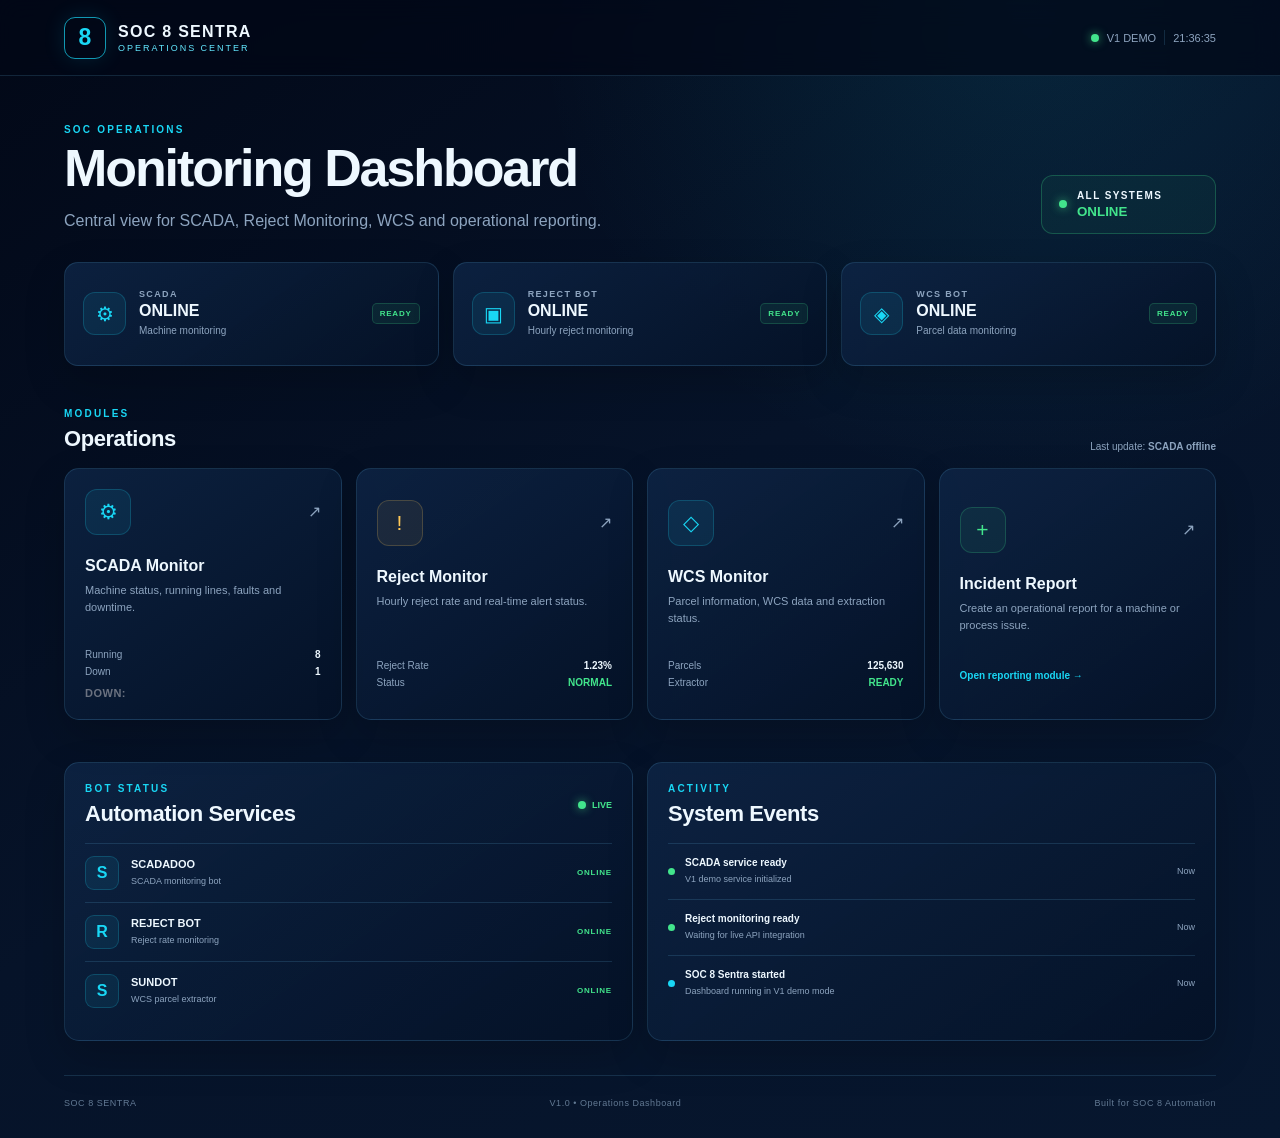
<file: index.html>
<!DOCTYPE html>
<html lang="en">
<head>
  <meta charset="UTF-8">
  <meta name="viewport" content="width=device-width, initial-scale=1.0">
  <title>SOC 8 SENTRA | Operations Center</title>
  <link rel="stylesheet" href="style.css">
</head>
<body>
  <div class="app-shell">
    <header class="topbar">
      <div class="brand">
        <div class="brand-mark">8</div>
        <div>
          <div class="brand-title">SOC 8 SENTRA</div>
          <div class="brand-subtitle">OPERATIONS CENTER</div>
        </div>
      </div>
      <div class="top-status">
        <span class="status-dot online"></span>
        <span>V1 DEMO</span>
        <span class="divider"></span>
        <span id="clock">--:--:--</span>
      </div>
    </header>

    <main class="content">
      <section class="hero">
        <div>
          <p class="eyebrow">SOC OPERATIONS</p>
          <h1>Monitoring Dashboard</h1>
          <p class="hero-text">Central view for SCADA, Reject Monitoring, WCS and operational reporting.</p>
        </div>
        <div class="system-pill">
          <span class="status-dot online"></span>
          <div>
            <strong>ALL SYSTEMS</strong>
            <small id="overallStatus">ONLINE</small>
          </div>
        </div>
      </section>

      <section class="kpi-grid">
        <article class="kpi-card">
          <div class="kpi-icon">⚙</div>
          <div>
            <span class="kpi-label">SCADA</span>
            <strong>ONLINE</strong>
            <small>Machine monitoring</small>
          </div>
          <span class="badge good">READY</span>
        </article>

        <article class="kpi-card">
          <div class="kpi-icon">▣</div>
          <div>
            <span class="kpi-label">REJECT BOT</span>
            <strong>ONLINE</strong>
            <small>Hourly reject monitoring</small>
          </div>
          <span class="badge good">READY</span>
        </article>

        <article class="kpi-card">
          <div class="kpi-icon">◈</div>
          <div>
            <span class="kpi-label">WCS BOT</span>
            <strong>ONLINE</strong>
            <small>Parcel data monitoring</small>
          </div>
          <span class="badge good">READY</span>
        </article>
      </section>

      <section class="section-head">
        <div>
          <p class="eyebrow">MODULES</p>
          <h2>Operations</h2>
        </div>
        <span class="last-update">Last update: <strong id="lastUpdate">--:--:--</strong></span>
      </section>

      <section class="module-grid">
        <button class="module-card" data-module="SCADA Monitor">
          <div class="module-top">
            <div class="module-icon scada">⚙</div>
            <span class="arrow">↗</span>
          </div>
          <h3>SCADA Monitor</h3>
          <p>Machine status, running lines, faults and downtime.</p>
          <div class="module-metric">
            <span>Running</span><strong id="scadaRunning">8</strong>
            <span>Down</span><strong id="scadaDown">1</strong>
          </div>
            <div class="scada-down-list" id="scadaDownList" hidden>
    <span class="down-label">Down:</span>
    <span class="down-chips" id="scadaDownChips"></span>
  </div>
        </button>

        <button class="module-card" data-module="Reject Monitor">
          <div class="module-top">
            <div class="module-icon reject">!</div>
            <span class="arrow">↗</span>
          </div>
          <h3>Reject Monitor</h3>
          <p>Hourly reject rate and real-time alert status.</p>
          <div class="module-metric">
            <span>Reject Rate</span><strong id="rejectRate">1.24%</strong>
            <span>Status</span><strong class="text-good">NORMAL</strong>
          </div>
        </button>

        <button class="module-card" data-module="WCS Monitor">
          <div class="module-top">
            <div class="module-icon wcs">◇</div>
            <span class="arrow">↗</span>
          </div>
          <h3>WCS Monitor</h3>
          <p>Parcel information, WCS data and extraction status.</p>
          <div class="module-metric">
            <span>Parcels</span><strong id="parcelCount">125,432</strong>
            <span>Extractor</span><strong class="text-good">READY</strong>
          </div>
        </button>

        <button class="module-card" data-module="Incident Report">
          <div class="module-top">
            <div class="module-icon report">+</div>
            <span class="arrow">↗</span>
          </div>
          <h3>Incident Report</h3>
          <p>Create an operational report for a machine or process issue.</p>
          <div class="module-action">Open reporting module →</div>
        </button>
      </section>

      <section class="bottom-grid">
        <article class="panel">
          <div class="panel-head">
            <div>
              <p class="eyebrow">BOT STATUS</p>
              <h2>Automation Services</h2>
            </div>
            <span class="live-label"><span class="status-dot online"></span> LIVE</span>
          </div>

          <div class="bot-row">
            <div class="bot-avatar">S</div>
            <div class="bot-info">
              <strong>SCADADOO</strong>
              <small>SCADA monitoring bot</small>
            </div>
            <span class="service-status">ONLINE</span>
          </div>

          <div class="bot-row">
            <div class="bot-avatar">R</div>
            <div class="bot-info">
              <strong>REJECT BOT</strong>
              <small>Reject rate monitoring</small>
            </div>
            <span class="service-status">ONLINE</span>
          </div>

          <div class="bot-row">
            <div class="bot-avatar">S</div>
            <div class="bot-info">
              <strong>SUNDOT</strong>
              <small>WCS parcel extractor</small>
            </div>
            <span class="service-status">ONLINE</span>
          </div>
        </article>

        <article class="panel">
          <div class="panel-head">
            <div>
              <p class="eyebrow">ACTIVITY</p>
              <h2>System Events</h2>
            </div>
          </div>
          <div class="event-list" id="eventList">
            <div class="event">
              <span class="event-dot good"></span>
              <div><strong>SCADA service ready</strong><small>V1 demo service initialized</small></div>
              <time>Now</time>
            </div>
            <div class="event">
              <span class="event-dot good"></span>
              <div><strong>Reject monitoring ready</strong><small>Waiting for live API integration</small></div>
              <time>Now</time>
            </div>
            <div class="event">
              <span class="event-dot info"></span>
              <div><strong>SOC 8 Sentra started</strong><small>Dashboard running in V1 demo mode</small></div>
              <time>Now</time>
            </div>
          </div>
        </article>
      </section>
    </main>

    <footer>
      <span>SOC 8 SENTRA</span>
      <span>V1.0 • Operations Dashboard</span>
      <span>Built for SOC 8 Automation</span>
    </footer>
  </div>

  <div class="toast" id="toast"></div>
  <script src="script.js"></script>
</body>
</html>
</file>
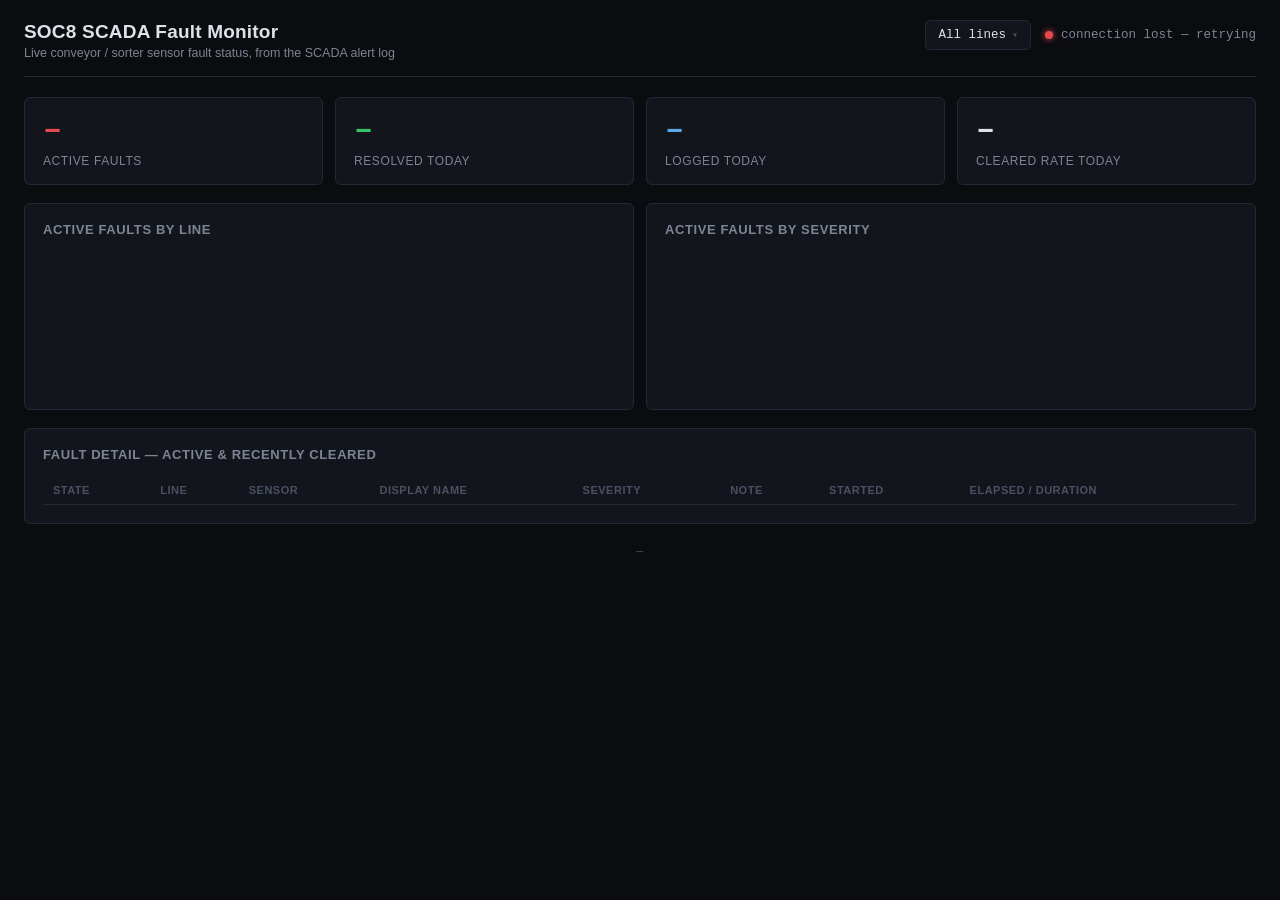
<file: scada.html>
<!DOCTYPE html>
<html lang="en">
<head>
<meta charset="UTF-8">
<meta name="viewport" content="width=device-width, initial-scale=1.0">
<title>SOC8 SCADA Fault Monitor</title>
<style>
  :root{
    --bg:        #0a0c10;
    --panel:     #12151c;
    --panel-2:   #171b24;
    --border:    #232836;
    --text:      #dde1e8;
    --text-dim:  #7d8494;
    --text-faint:#4b5162;
    --accent:    #5aa9e6;
    --red:       #e5484d;
    --red-dim:   #3a1e22;
    --amber:     #f2a13a;
    --amber-dim: #3a2c17;
    --green:     #35c46a;
    --green-dim: #16301f;
    --mono: "SFMono-Regular", Consolas, "Liberation Mono", Menlo, monospace;
    --sans: -apple-system, BlinkMacSystemFont, "Segoe UI", Roboto, Helvetica, Arial, sans-serif;
  }
  *{box-sizing:border-box; margin:0; padding:0;}
  body{
    background:var(--bg);
    color:var(--text);
    font-family:var(--sans);
    padding:20px 24px 60px;
    min-height:100vh;
  }
  header{
    display:flex;
    align-items:baseline;
    justify-content:space-between;
    flex-wrap:wrap;
    gap:10px;
    margin-bottom:20px;
    padding-bottom:16px;
    border-bottom:1px solid var(--border);
  }
  header h1{
    font-size:19px;
    font-weight:600;
    letter-spacing:0.2px;
  }
  header .sub{
    font-size:12.5px;
    color:var(--text-dim);
    margin-top:3px;
  }
  #conn{
    display:flex;
    align-items:center;
    gap:8px;
    font-size:12.5px;
    color:var(--text-dim);
    font-family:var(--mono);
  }
  #conn .dot{
    width:8px; height:8px; border-radius:50%;
    background:var(--text-faint);
    transition:background .3s;
  }
  #conn .dot.ok{background:var(--green); box-shadow:0 0 6px var(--green);}
  #conn .dot.bad{background:var(--red); box-shadow:0 0 6px var(--red);}

  /* line filter dropdown */
  #line-filter{position:relative;}
  #line-filter-btn{
    background:var(--panel);
    border:1px solid var(--border);
    color:var(--text);
    font-family:var(--mono);
    font-size:12.5px;
    padding:7px 12px;
    border-radius:5px;
    cursor:pointer;
    display:flex;
    align-items:center;
    gap:6px;
  }
  #line-filter-btn:hover{border-color:var(--accent);}
  #line-filter-btn .chev{color:var(--text-faint); font-size:10px;}
  #line-filter-panel{
    display:none;
    position:absolute;
    top:calc(100% + 6px);
    right:0;
    background:var(--panel-2);
    border:1px solid var(--border);
    border-radius:6px;
    padding:10px;
    min-width:180px;
    max-height:280px;
    overflow-y:auto;
    z-index:20;
    box-shadow:0 8px 24px rgba(0,0,0,0.4);
  }
  #line-filter-panel.open{display:block;}
  #line-filter-panel .lf-row{
    display:flex;
    align-items:center;
    gap:8px;
    padding:5px 4px;
    font-size:13px;
    cursor:pointer;
    border-radius:3px;
  }
  #line-filter-panel .lf-row:hover{background:var(--panel);}
  #line-filter-panel .lf-row input{accent-color:var(--accent);}
  #line-filter-panel .lf-all{
    border-bottom:1px solid var(--border);
    margin-bottom:6px;
    padding-bottom:8px;
    font-weight:600;
    color:var(--text-dim);
  }

  .cards{
    display:grid;
    grid-template-columns:repeat(auto-fit, minmax(180px, 1fr));
    gap:12px;
    margin-bottom:18px;
  }
  .card{
    background:var(--panel);
    border:1px solid var(--border);
    border-radius:6px;
    padding:16px 18px;
  }
  .card .num{
    font-size:32px;
    font-weight:700;
    font-family:var(--mono);
    line-height:1;
  }
  .card .label{
    font-size:12px;
    color:var(--text-dim);
    margin-top:8px;
    text-transform:uppercase;
    letter-spacing:0.6px;
  }
  .card.active .num{color:var(--red);}
  .card.resolved .num{color:var(--green);}
  .card.total .num{color:var(--accent);}
  .card.rate .num{color:var(--text);}

  .grid-2{
    display:grid;
    grid-template-columns:1fr 1fr;
    gap:12px;
    margin-bottom:18px;
  }
  @media (max-width:820px){ .grid-2{grid-template-columns:1fr;} }

  .panel{
    background:var(--panel);
    border:1px solid var(--border);
    border-radius:6px;
    padding:18px;
  }
  .panel h2{
    font-size:13px;
    color:var(--text-dim);
    text-transform:uppercase;
    letter-spacing:0.6px;
    font-weight:600;
    margin-bottom:14px;
  }

  #donut-wrap{
    display:flex;
    align-items:center;
    gap:20px;
  }
  #legend{
    flex:1;
    display:flex;
    flex-direction:column;
    gap:8px;
    font-size:13px;
  }
  #legend .row{
    display:flex;
    align-items:center;
    gap:8px;
    color:var(--text-dim);
  }
  #legend .sw{width:10px; height:10px; border-radius:2px; flex-shrink:0;}
  #legend .name{flex:1; color:var(--text);}
  #legend .count{font-family:var(--mono); color:var(--text-dim);}

  #status-bars{display:flex; flex-direction:column; gap:12px;}
  .sbar-row{display:flex; align-items:center; gap:10px;}
  .sbar-label{width:130px; font-size:12.5px; color:var(--text-dim); font-family:var(--mono); flex-shrink:0;}
  .sbar-track{flex:1; height:14px; background:var(--panel-2); border-radius:3px; overflow:hidden;}
  .sbar-fill{height:100%; border-radius:3px; transition:width .4s;}
  .sbar-count{width:30px; text-align:right; font-family:var(--mono); font-size:12.5px; color:var(--text);}

  #empty-active{color:var(--text-faint); font-size:13px; padding:20px 0; text-align:center;}

  table{
    width:100%;
    border-collapse:collapse;
    font-size:13px;
  }
  th{
    text-align:left;
    font-size:11px;
    text-transform:uppercase;
    letter-spacing:0.5px;
    color:var(--text-faint);
    font-weight:600;
    padding:8px 10px;
    border-bottom:1px solid var(--border);
    white-space:nowrap;
  }
  td{
    padding:9px 10px;
    border-bottom:1px solid var(--border);
    white-space:nowrap;
    color:var(--text);
  }
  tr:last-child td{border-bottom:none;}
  tr.row-active{background:rgba(229,72,77,0.06);}
  .pill{
    display:inline-block;
    padding:2px 8px;
    border-radius:3px;
    font-size:11px;
    font-family:var(--mono);
    font-weight:600;
  }
  .pill.active-pill{background:var(--red-dim); color:var(--red);}
  .pill.resolved-pill{background:var(--green-dim); color:var(--green);}
  .dur-active{color:var(--red); font-family:var(--mono);}
  .dur-resolved{color:var(--green); font-family:var(--mono);}
  .table-scroll{overflow-x:auto;}

  footer{
    margin-top:20px;
    font-size:11.5px;
    color:var(--text-faint);
    font-family:var(--mono);
    text-align:center;
  }
</style>
</head>
<body>

<header>
  <div>
    <h1>SOC8 SCADA Fault Monitor</h1>
    <div class="sub">Live conveyor / sorter sensor fault status, from the SCADA alert log</div>
  </div>
  <div style="display:flex; align-items:center; gap:14px;">
    <div id="line-filter">
      <button id="line-filter-btn" onclick="toggleLineFilterPanel()">
        <span id="line-filter-label">All lines</span>
        <span class="chev">▾</span>
      </button>
      <div id="line-filter-panel"></div>
    </div>
    <div id="conn"><span class="dot" id="conn-dot"></span><span id="conn-text">connecting…</span></div>
  </div>
</header>

<div class="cards">
  <div class="card active">
    <div class="num" id="stat-active">–</div>
    <div class="label">Active faults</div>
  </div>
  <div class="card resolved">
    <div class="num" id="stat-resolved">–</div>
    <div class="label">Resolved today</div>
  </div>
  <div class="card total">
    <div class="num" id="stat-total">–</div>
    <div class="label">Logged today</div>
  </div>
  <div class="card rate">
    <div class="num" id="stat-rate">–</div>
    <div class="label">Cleared rate today</div>
  </div>
</div>

<div class="grid-2">
  <div class="panel">
    <h2>Active faults by line</h2>
    <div id="donut-wrap">
      <svg id="donut" width="140" height="140" viewBox="0 0 140 140"></svg>
      <div id="legend"></div>
    </div>
  </div>
  <div class="panel">
    <h2>Active faults by severity</h2>
    <div id="status-bars"></div>
  </div>
</div>

<div class="panel">
  <h2>Fault detail — active &amp; recently cleared</h2>
  <div class="table-scroll">
  <table>
    <thead>
      <tr>
        <th>State</th>
        <th>Line</th>
        <th>Sensor</th>
        <th>Display Name</th>
        <th>Severity</th>
        <th>Note</th>
        <th>Started</th>
        <th>Elapsed / Duration</th>
      </tr>
    </thead>
    <tbody id="detail-body"></tbody>
  </table>
  </div>
  <div id="empty-active" style="display:none;">No active or recently cleared faults.</div>
</div>

<footer id="footer-info">—</footer>

<script>
// ── API base URL (empty = same server that serves this page) ──
const API_BASE_URL = "https://race-del-replies-microwave.trycloudflare.com";
const REFRESH_MS = 15000;

// ── Fixed severity color palette (matches Python bot's severity emojis) ──
const SEV_COLORS = {
  "EMERGENCY_STOP": "#e5484d",
  "POWER_FAIL":     "#b98af0",
  "STOPPED":        "#e5484d",
  "HIGH":           "#f2a13a",
  "COMM_FAIL":      "#6c757d",
  "FAULT":          "#f2a13a",
  "WARNING":        "#f2a13a",
  "JAM":            "#5aa9e6",
  "LOCAL":          "#35c46a",
  "LOCAL_STOP":     "#8fa8ff",
  "REJECT_FULL":    "#e5484d",
  "REJECT_JAM":     "#e5484d",
  "ALERT":          "#5aa9e6"
};

const CATEGORY_PALETTE = ["#5aa9e6", "#e5484d", "#f2a13a", "#35c46a", "#b98af0", "#4ad4c4", "#e879c4", "#8fa8ff", "#ffd166", "#06d6a0"];
const lineColorMap = {};

// Human-readable labels, matching the emoji names used in scada.py's own
// alert/hourly-summary messages — e.g. "STOPPED" should read as "Blockage"
// everywhere on the dashboard, not the raw internal severity code.
const SEV_LABELS = {
  "EMERGENCY_STOP": "Emergency Stop",
  "POWER_FAIL":      "Power Failure",
  "STOPPED":         "Blockage",
  "HIGH":            "Unexpected Stop",
  "COMM_FAIL":       "Comm Failed",
  "FAULT":           "Fault",
  "WARNING":         "Warning",
  "JAM":             "Blockage",
  "LOCAL":           "Local Run",
  "LOCAL_STOP":      "Local Stop",
  "REJECT_FULL":     "Reject Full",
  "REJECT_JAM":      "Reject Jam",
  "ALERT":           "Alert",
};
function sevLabel(status){ return SEV_LABELS[status] || status || "—"; }
const sevColorMap = {};
function colorFor(map, key){
  key = key || "Unknown";
  if (!(key in map)) {
    map[key] = CATEGORY_PALETTE[Object.keys(map).length % CATEGORY_PALETTE.length];
  }
  return map[key];
}

let liveRows = [];
let lastData = null;
const knownLines = new Set();
const selectedLines = new Set();

function toggleLineFilterPanel(){
  document.getElementById("line-filter-panel").classList.toggle("open");
}
document.addEventListener("click", (e)=>{
  const wrap = document.getElementById("line-filter");
  if (wrap && !wrap.contains(e.target)) {
    document.getElementById("line-filter-panel").classList.remove("open");
  }
});

function toggleLine(line){
  if (selectedLines.has(line)) selectedLines.delete(line);
  else selectedLines.add(line);
  rebuildLineFilterPanel();
  updateLineFilterLabel();
  if (lastData) applyFilterAndRender(lastData);
}

function clearLineFilter(){
  selectedLines.clear();
  rebuildLineFilterPanel();
  updateLineFilterLabel();
  if (lastData) applyFilterAndRender(lastData);
}

function updateLineFilterLabel(){
  const label = document.getElementById("line-filter-label");
  if (selectedLines.size === 0) label.textContent = "All lines";
  else if (selectedLines.size === 1) label.textContent = [...selectedLines][0];
  else label.textContent = `${selectedLines.size} lines`;
}

function rebuildLineFilterPanel(){
  const panel = document.getElementById("line-filter-panel");
  panel.innerHTML = "";

  const allRow = document.createElement("div");
  allRow.className = "lf-row lf-all";
  allRow.innerHTML = `<input type="checkbox" ${selectedLines.size===0 ? "checked" : ""} /> <span>All lines</span>`;
  allRow.onclick = (e)=>{ e.preventDefault(); clearLineFilter(); };
  panel.appendChild(allRow);

  if (knownLines.size === 0){
    const empty = document.createElement("div");
    empty.style.cssText = "color:var(--text-faint); font-size:12px; padding:4px;";
    empty.textContent = "No lines seen yet";
    panel.appendChild(empty);
    return;
  }

  [...knownLines].sort().forEach(line=>{
    const row = document.createElement("div");
    row.className = "lf-row";
    const checked = selectedLines.has(line) ? "checked" : "";
    row.innerHTML = `<input type="checkbox" ${checked} /> <span>${line}</span>`;
    row.onclick = (e)=>{ e.preventDefault(); toggleLine(line); };
    panel.appendChild(row);
  });
}

function fmtElapsed(sec){
  sec = Math.max(0, Math.floor(sec));
  const h = Math.floor(sec/3600), m = Math.floor((sec%3600)/60), s = sec%60;
  if (h) return `${h}h${String(m).padStart(2,'0')}m`;
  if (m) return `${m}m${String(s).padStart(2,'0')}s`;
  return `${s}s`;
}

function setConn(ok, text){
  const dot = document.getElementById("conn-dot");
  dot.classList.remove("ok","bad");
  dot.classList.add(ok ? "ok" : "bad");
  document.getElementById("conn-text").textContent = text;
}

function renderDonut(byLine){
  const svg = document.getElementById("donut");
  const legend = document.getElementById("legend");
  svg.innerHTML = "";
  legend.innerHTML = "";

  const entries = Object.entries(byLine).sort((a,b)=>b[1]-a[1]);
  const total = entries.reduce((s,[,v])=>s+v, 0);

  if (total === 0){
    svg.innerHTML = `<circle cx="70" cy="70" r="55" fill="none" stroke="#232836" stroke-width="18" />`;
    legend.innerHTML = `<div class="row"><span class="name">No active faults</span></div>`;
    return;
  }

  const r = 55, cx = 70, cy = 70, circumference = 2*Math.PI*r;
  let offset = 0;
  entries.forEach(([line, count])=>{
    const frac = count/total;
    const dash = frac*circumference;
    const color = colorFor(lineColorMap, line);
    const circle = document.createElementNS("http://www.w3.org/2000/svg","circle");
    circle.setAttribute("cx", cx); circle.setAttribute("cy", cy); circle.setAttribute("r", r);
    circle.setAttribute("fill", "none");
    circle.setAttribute("stroke", color);
    circle.setAttribute("stroke-width", "18");
    circle.setAttribute("stroke-dasharray", `${dash} ${circumference-dash}`);
    circle.setAttribute("stroke-dashoffset", -offset);
    circle.setAttribute("transform", `rotate(-90 ${cx} ${cy})`);
    svg.appendChild(circle);
    offset += dash;

    const row = document.createElement("div");
    row.className = "row";
    row.innerHTML = `<span class="sw" style="background:${color}"></span>
                      <span class="name">${line}</span>
                      <span class="count">${count}</span>`;
    legend.appendChild(row);
  });

  const centerText = document.createElementNS("http://www.w3.org/2000/svg","text");
  centerText.setAttribute("x", cx); centerText.setAttribute("y", cy+5);
  centerText.setAttribute("text-anchor", "middle");
  centerText.setAttribute("fill", "#dde1e8");
  centerText.setAttribute("font-size", "22");
  centerText.setAttribute("font-weight", "700");
  centerText.textContent = total;
  svg.appendChild(centerText);
}

function renderSeverityBars(byStatus){
  const wrap = document.getElementById("status-bars");
  wrap.innerHTML = "";
  const entries = Object.entries(byStatus).sort((a,b)=>b[1]-a[1]);
  if (entries.length === 0){
    wrap.innerHTML = `<div id="empty-active" style="display:block;">No active faults</div>`;
    return;
  }
  const max = Math.max(...entries.map(([,v])=>v));
  entries.forEach(([status, count])=>{
    const color = SEV_COLORS[status] || colorFor(sevColorMap, status);
    const pct = Math.max(6, (count/max)*100);
    const row = document.createElement("div");
    row.className = "sbar-row";
    row.innerHTML = `
      <div class="sbar-label"><span class="sw" style="display:inline-block;width:8px;height:8px;border-radius:2px;background:${color};margin-right:6px;"></span>${sevLabel(status)}</div>
      <div class="sbar-track"><div class="sbar-fill" style="width:${pct}%; background:${color}"></div></div>
      <div class="sbar-count">${count}</div>`;
    wrap.appendChild(row);
  });
}

function renderTable(rows){
  const body = document.getElementById("detail-body");
  const empty = document.getElementById("empty-active");
  body.innerHTML = "";

  if (rows.length === 0){
    empty.style.display = "block";
    return;
  }
  empty.style.display = "none";

  rows.forEach(r=>{
    const tr = document.createElement("tr");
    tr.className = r.is_active ? "row-active" : "";
    tr.dataset.started = r.started_epoch || "";
    tr.dataset.active = r.is_active ? "1" : "0";

    const statePill = r.is_active
      ? `<span class="pill active-pill">ACTIVE</span>`
      : `<span class="pill resolved-pill">CLEARED</span>`;
    const sevColor = SEV_COLORS[r.status] || colorFor(sevColorMap, r.status);
    const durClass = r.is_active ? "dur-active" : "dur-resolved";

    tr.innerHTML = `
      <td>${statePill}</td>
      <td>${r.line || "—"}</td>
      <td>${r.sensor_id || "—"}</td>
      <td>${r.display_name || "—"}</td>
      <td><span class="pill" style="background:${sevColor}22; color:${sevColor}">${sevLabel(r.status)}</span></td>
      <td>${r.note || "—"}</td>
      <td>${r.date} ${r.time}</td>
      <td class="${durClass}" data-elapsed>${r.elapsed_display || "—"}</td>`;
    body.appendChild(tr);
  });
}

function applyFilterAndRender(data){
  const filterActive = selectedLines.size > 0;
  const allRows = data.table_rows || [];
  const rows = filterActive ? allRows.filter(r => selectedLines.has(r.line)) : allRows;

  const activeRows = rows.filter(r => r.is_active);
  document.getElementById("stat-active").textContent = filterActive ? activeRows.length : data.active_count;

  const byLine = {};
  const byStatus = {};
  activeRows.forEach(r=>{
    byLine[r.line || "Unknown"] = (byLine[r.line || "Unknown"] || 0) + 1;
    byStatus[r.status || "UNKNOWN"] = (byStatus[r.status || "UNKNOWN"] || 0) + 1;
  });

  renderDonut(filterActive ? byLine : (data.by_line || {}));
  renderSeverityBars(filterActive ? byStatus : (data.by_status || {}));

  const sortedRows = [...rows].sort((a, b) => {
    if (a.is_active !== b.is_active) return a.is_active ? -1 : 1;
    return (b.started_epoch || 0) - (a.started_epoch || 0);
  });

  renderTable(sortedRows);
  liveRows = sortedRows;
}

async function refresh(){
  try{
    const res = await fetch(`${API_BASE_URL}/api/summary`, {cache:"no-store"});
    if (!res.ok) throw new Error(`HTTP ${res.status}`);
    const data = await res.json();
    lastData = data;

    if (Array.isArray(data.known_lines) && data.known_lines.length > 0) {
      data.known_lines.forEach(l => knownLines.add(l));
    }
    (data.table_rows || []).forEach(r => { if (r.line) knownLines.add(r.line); });
    rebuildLineFilterPanel();

    document.getElementById("stat-resolved").textContent = data.resolved_today_count;
    document.getElementById("stat-total").textContent = data.total_today_count;
    const rate = data.total_today_count > 0
      ? Math.round((data.resolved_today_count / data.total_today_count) * 100) + "%"
      : "—";
    document.getElementById("stat-rate").textContent = rate;

    applyFilterAndRender(data);

    const computedAt = data.computed_at ? new Date(data.computed_at * 1000).toLocaleTimeString() : "—";
    const sourceLabel = data.data_source === "live"
      ? "🟢 live from scada.py"
      : "🟡 Sheet fallback (scada.py live endpoint unreachable)";
    document.getElementById("footer-info").textContent =
      `${sourceLabel} · updated ${computedAt} · refreshing every ${REFRESH_MS/1000}s`;

    setConn(true, `live · updated ${new Date().toLocaleTimeString()}`);
  } catch(err){
    console.error("refresh failed:", err);
    setConn(false, `connection lost — retrying`);
  }
}

// tick active-row elapsed timers every second between polls
setInterval(()=>{
  document.querySelectorAll("tr[data-active='1']").forEach(tr=>{
    const started = parseFloat(tr.dataset.started);
    if (!started) return;
    const cell = tr.querySelector("[data-elapsed]");
    if (cell) cell.textContent = fmtElapsed(Date.now()/1000 - started);
  });
}, 1000);

refresh();
setInterval(refresh, REFRESH_MS);
</script>

</body>
</html>
</file>
<file: style.css>
:root {
  --navy-950: #020817;
  --navy-900: #061329;
  --navy-800: #0a1b38;
  --navy-700: #10264a;
  --cyan: #19d7f5;
  --cyan-soft: #63e8ff;
  --text: #eef8ff;
  --muted: #8da4bf;
  --line: rgba(96, 178, 220, 0.18);
  --green: #42e58c;
  --amber: #ffc857;
  --red: #ff5c69;
}

* { box-sizing: border-box; }

body {
  margin: 0;
  min-height: 100vh;
  color: var(--text);
  background:
    radial-gradient(circle at 80% 0%, rgba(25, 215, 245, .10), transparent 32%),
    linear-gradient(145deg, var(--navy-950), var(--navy-900) 48%, #07172f);
  font-family: "Segoe UI", Arial, sans-serif;
}

button { font: inherit; }

.app-shell { min-height: 100vh; }

.topbar {
  height: 76px;
  padding: 0 5vw;
  display: flex;
  align-items: center;
  justify-content: space-between;
  border-bottom: 1px solid var(--line);
  background: rgba(2, 8, 23, .72);
  backdrop-filter: blur(12px);
  position: sticky;
  top: 0;
  z-index: 10;
}

.brand { display: flex; align-items: center; gap: 12px; }

.brand-mark {
  width: 42px;
  height: 42px;
  border: 1px solid rgba(25, 215, 245, .7);
  border-radius: 11px;
  display: grid;
  place-items: center;
  color: var(--cyan);
  font-weight: 900;
  font-size: 23px;
  box-shadow: 0 0 22px rgba(25, 215, 245, .12);
}

.brand-title { font-size: 16px; font-weight: 800; letter-spacing: .08em; }
.brand-subtitle { font-size: 9px; color: var(--cyan-soft); letter-spacing: .22em; margin-top: 2px; }

.top-status { color: var(--muted); font-size: 11px; display: flex; align-items: center; gap: 8px; }
.divider { width: 1px; height: 15px; background: var(--line); }

.status-dot {
  display: inline-block;
  width: 8px;
  height: 8px;
  border-radius: 50%;
}
.status-dot.online { background: var(--green); box-shadow: 0 0 10px rgba(66,229,140,.7); }

.content { width: min(1180px, 90vw); margin: 0 auto; padding: 48px 0 34px; }

.hero {
  display: flex;
  justify-content: space-between;
  align-items: flex-end;
  gap: 30px;
  margin-bottom: 28px;
}

.eyebrow {
  margin: 0 0 7px;
  color: var(--cyan);
  font-size: 10px;
  font-weight: 800;
  letter-spacing: .22em;
}

h1 { margin: 0; font-size: clamp(32px, 5vw, 52px); line-height: 1; letter-spacing: -.04em; }
.hero-text { max-width: 620px; color: var(--muted); margin: 14px 0 0; line-height: 1.6; }

.system-pill {
  min-width: 175px;
  padding: 14px 17px;
  display: flex;
  align-items: center;
  gap: 10px;
  border: 1px solid rgba(66,229,140,.25);
  border-radius: 12px;
  background: rgba(66,229,140,.05);
}
.system-pill strong { display: block; font-size: 10px; letter-spacing: .14em; }
.system-pill small { display: block; color: var(--green); margin-top: 3px; font-weight: 700; }

.kpi-grid {
  display: grid;
  grid-template-columns: repeat(3, 1fr);
  gap: 14px;
  margin-bottom: 42px;
}

.kpi-card, .panel, .module-card {
  border: 1px solid var(--line);
  background: linear-gradient(145deg, rgba(14,37,70,.82), rgba(5,18,39,.88));
  box-shadow: 0 16px 40px rgba(0,0,0,.18);
}

.kpi-card {
  min-height: 104px;
  padding: 18px;
  border-radius: 14px;
  display: flex;
  align-items: center;
  gap: 13px;
}

.kpi-icon, .module-icon {
  flex: 0 0 auto;
  display: grid;
  place-items: center;
  color: var(--cyan);
  background: rgba(25,215,245,.08);
  border: 1px solid rgba(25,215,245,.2);
}

.kpi-icon { width: 43px; height: 43px; border-radius: 12px; font-size: 20px; }
.kpi-card strong { display: block; font-size: 16px; }
.kpi-label { color: var(--muted); display: block; font-size: 9px; letter-spacing: .15em; font-weight: 800; margin-bottom: 3px; }
.kpi-card small { color: var(--muted); font-size: 10px; }
.badge { margin-left: auto; font-size: 8px; font-weight: 800; padding: 5px 7px; border-radius: 5px; letter-spacing: .1em; }
.badge.good { color: var(--green); background: rgba(66,229,140,.08); border: 1px solid rgba(66,229,140,.2); }

.section-head { display: flex; justify-content: space-between; align-items: end; margin-bottom: 16px; }
h2 { margin: 0; font-size: 22px; letter-spacing: -.02em; }
.last-update { color: var(--muted); font-size: 10px; }

.module-grid { display: grid; grid-template-columns: repeat(4, 1fr); gap: 14px; }

.module-card {
  min-height: 245px;
  color: var(--text);
  padding: 20px;
  border-radius: 15px;
  text-align: left;
  cursor: pointer;
  transition: transform .18s ease, border-color .18s ease, box-shadow .18s ease;
}
.module-card:hover {
  transform: translateY(-4px);
  border-color: rgba(25,215,245,.5);
  box-shadow: 0 18px 45px rgba(0,0,0,.28), 0 0 25px rgba(25,215,245,.06);
}
.module-top { display: flex; justify-content: space-between; align-items: center; }
.module-icon { width: 46px; height: 46px; border-radius: 12px; font-size: 21px; }
.module-icon.reject { color: var(--amber); border-color: rgba(255,200,87,.2); background: rgba(255,200,87,.07); }
.module-icon.report { color: var(--green); border-color: rgba(66,229,140,.2); background: rgba(66,229,140,.07); }
.arrow { color: var(--muted); }
.module-card h3 { margin: 22px 0 7px; font-size: 16px; }
.module-card p { min-height: 50px; color: var(--muted); font-size: 11px; line-height: 1.55; margin: 0; }
.module-metric { margin-top: 17px; display: grid; grid-template-columns: 1fr auto; gap: 6px 12px; font-size: 10px; }
.module-metric span { color: var(--muted); }
.module-metric strong { text-align: right; }
.text-good { color: var(--green); }
.module-action { margin-top: 20px; color: var(--cyan); font-size: 10px; font-weight: 700; }

.bottom-grid { display: grid; grid-template-columns: 1fr 1fr; gap: 14px; margin-top: 42px; }
.panel { border-radius: 15px; padding: 20px; }
.panel-head { display: flex; justify-content: space-between; align-items: center; margin-bottom: 16px; }
.live-label { color: var(--green); font-size: 9px; font-weight: 800; display: flex; align-items: center; gap: 6px; }

.bot-row {
  display: flex; align-items: center; gap: 12px;
  padding: 12px 0; border-top: 1px solid var(--line);
}
.bot-avatar {
  width: 34px; height: 34px; border-radius: 9px; display: grid; place-items: center;
  color: var(--cyan); background: rgba(25,215,245,.08); border: 1px solid rgba(25,215,245,.2); font-weight: 800;
}
.bot-info { flex: 1; }
.bot-info strong { display: block; font-size: 11px; }
.bot-info small { color: var(--muted); font-size: 9px; }
.service-status { color: var(--green); font-size: 8px; font-weight: 800; letter-spacing: .1em; }

.event { display: flex; align-items: center; gap: 10px; padding: 13px 0; border-top: 1px solid var(--line); }
.event-dot { width: 7px; height: 7px; border-radius: 50%; flex: 0 0 auto; }
.event-dot.good { background: var(--green); }
.event-dot.info { background: var(--cyan); }
.event div { flex: 1; }
.event strong { display: block; font-size: 10px; }
.event small { color: var(--muted); font-size: 9px; }
.event time { color: var(--muted); font-size: 9px; }

footer {
  width: min(1180px, 90vw);
  margin: 0 auto;
  padding: 22px 0 30px;
  border-top: 1px solid var(--line);
  color: #627993;
  font-size: 9px;
  letter-spacing: .06em;
  display: flex;
  justify-content: space-between;
}

.toast {
  position: fixed; left: 50%; bottom: 24px; transform: translate(-50%, 20px);
  opacity: 0; pointer-events: none; padding: 11px 16px; border-radius: 9px;
  background: #0c2444; border: 1px solid rgba(25,215,245,.35); color: var(--text);
  font-size: 11px; transition: .2s ease; box-shadow: 0 12px 35px rgba(0,0,0,.3);
}
.toast.show { opacity: 1; transform: translate(-50%, 0); }

@media (max-width: 900px) {
  .module-grid { grid-template-columns: repeat(2, 1fr); }
  .kpi-grid { grid-template-columns: 1fr; }
  .bottom-grid { grid-template-columns: 1fr; }
}
@media (max-width: 620px) {
  .topbar { padding: 0 5vw; height: 68px; }
  .top-status span:not(.status-dot):not(#clock) { display: none; }
  .content { padding-top: 32px; }
  .hero { align-items: flex-start; flex-direction: column; }
  .system-pill { width: 100%; }
  .module-grid { grid-template-columns: 1fr; }
  .module-card { min-height: 210px; }
  footer { flex-direction: column; gap: 7px; }
}
.scada-down-list {
  margin-top: 10px;
  display: flex;
  flex-wrap: wrap;
  gap: 6px;
  align-items: center;
  font-size: 11px;
}
.scada-down-list .down-label {
  color: #6b7280;
  text-transform: uppercase;
  letter-spacing: 0.5px;
  font-weight: 600;
}
.down-chip {
  background: rgba(229, 72, 77, 0.15);
  color: #e5484d;
  padding: 2px 8px;
  border-radius: 4px;
  font-family: Consolas, monospace;
  font-weight: 600;
}
</file>
